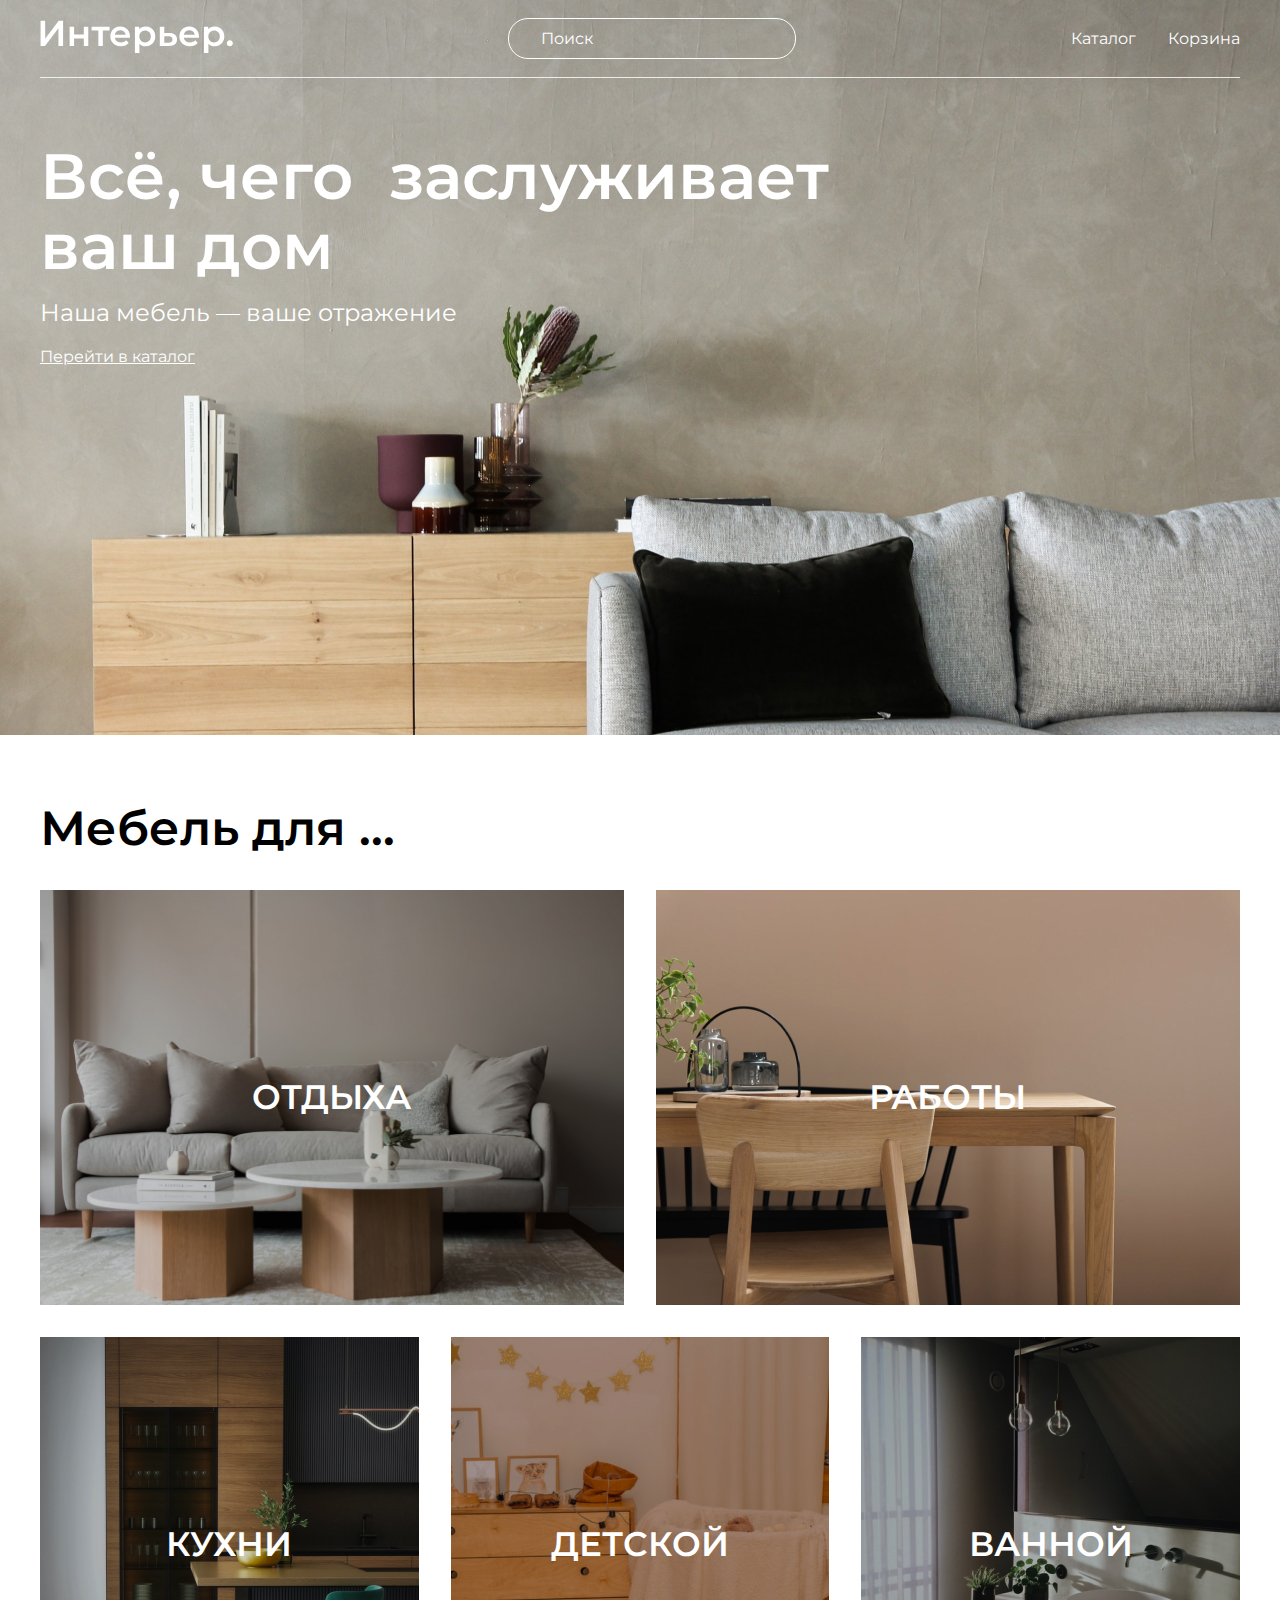
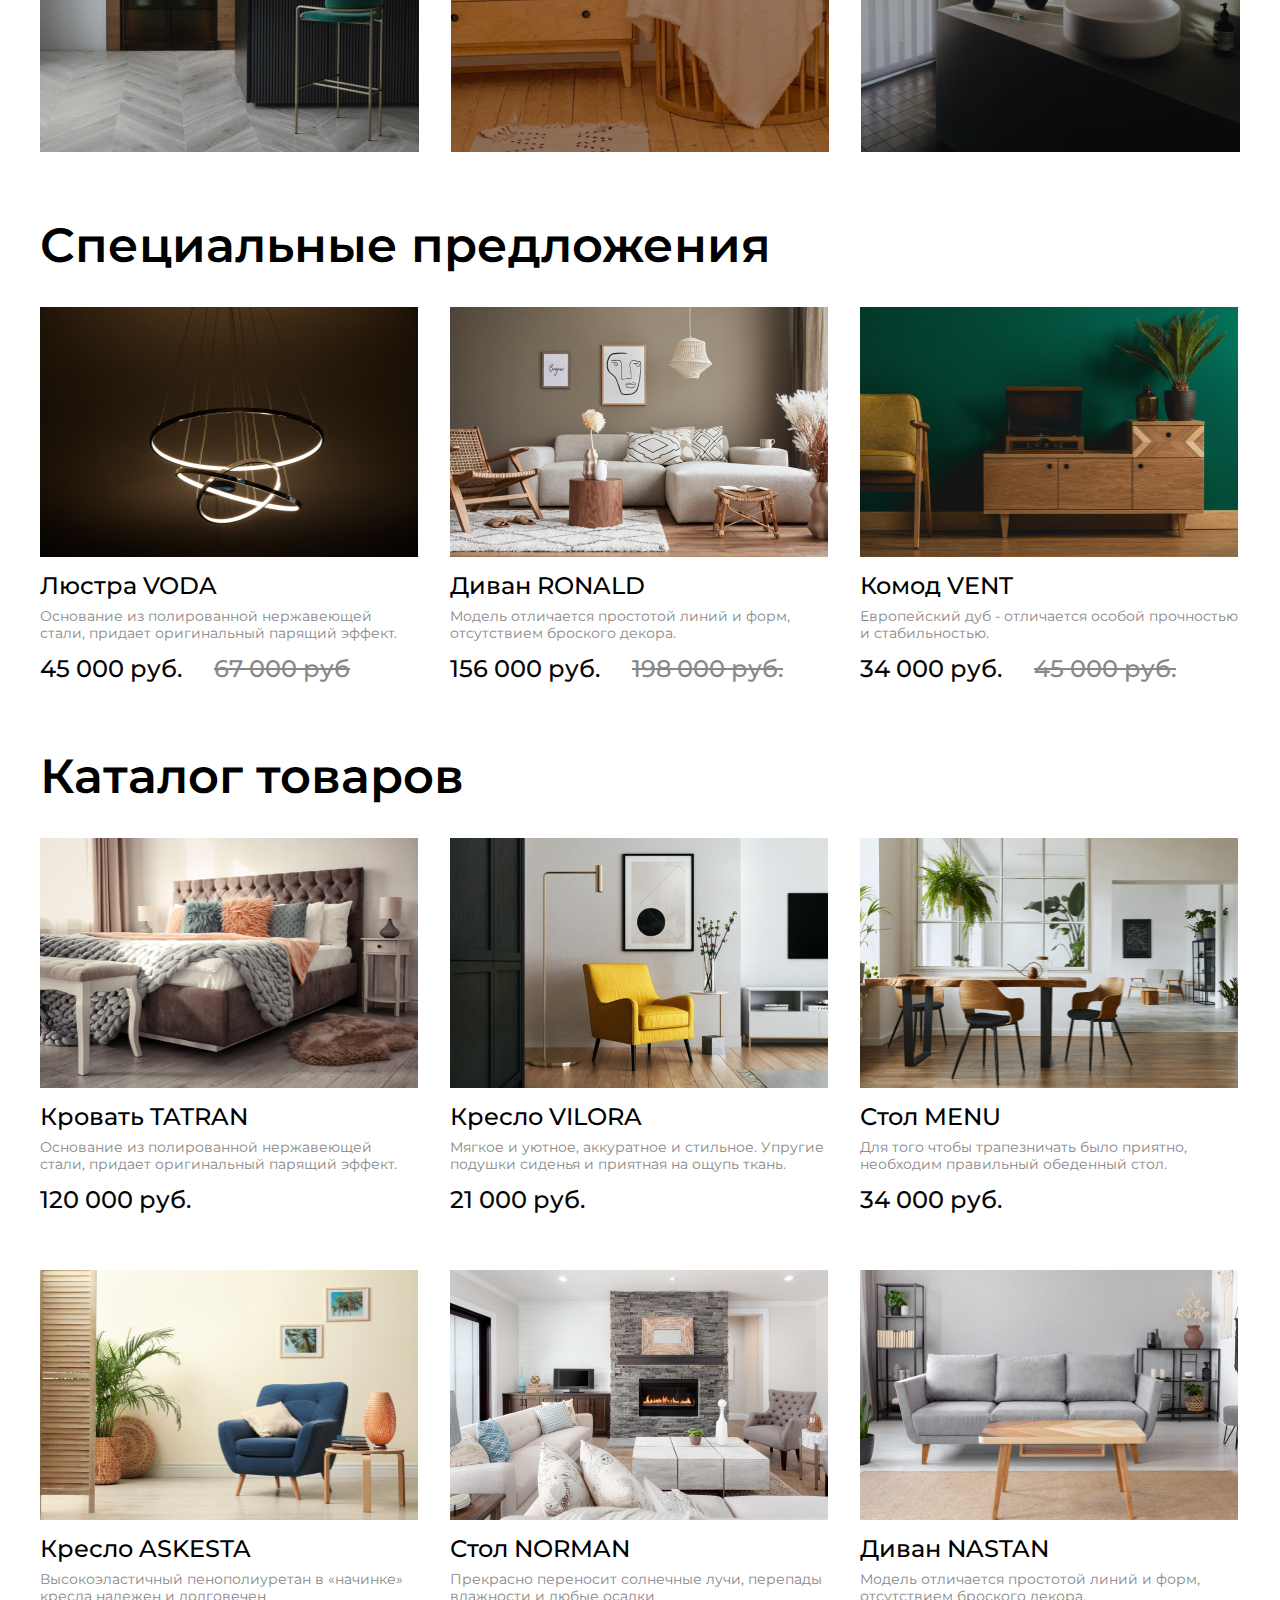
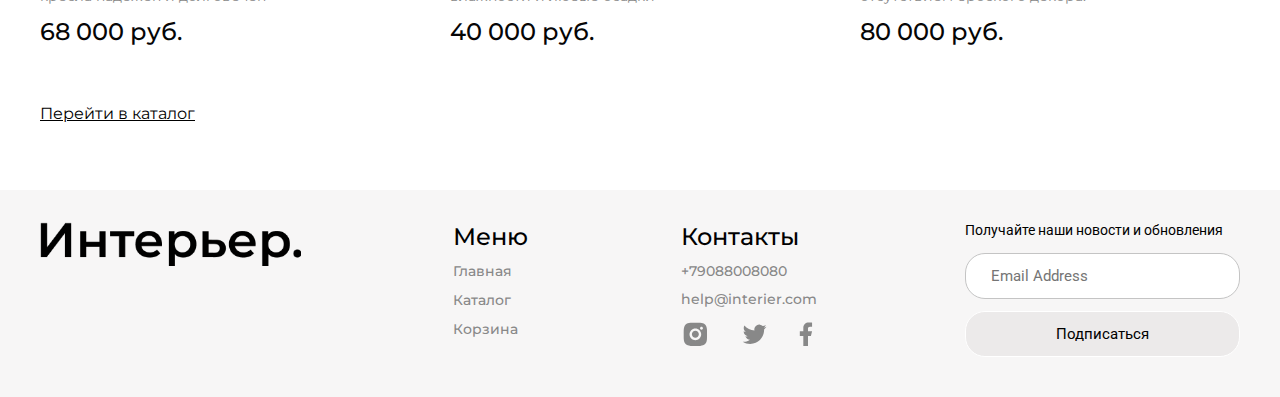
<file: site/index.html>
<!DOCTYPE html>
<html lang="ru">

<head>
    <meta charset="UTF-8">
    <meta http-equiv="X-UA-Compatible" content="IE=edge">
    <meta name="viewport" content="width=device-width, initial-scale=1.0">
    <title>Интерьер.</title>
    <link rel="preconnect" href="https://fonts.googleapis.com">
    <link rel="preconnect" href="https://fonts.gstatic.com" crossorigin>
    <link href="https://fonts.googleapis.com/css2?family=Montserrat:wght@400;500;600&display=swap" rel="stylesheet">
    <link rel="preconnect" href="https://fonts.googleapis.com">
    <link rel="preconnect" href="https://fonts.gstatic.com" crossorigin>
    <link href="https://fonts.googleapis.com/css2?family=Roboto&display=swap" rel="stylesheet">
    <link rel="stylesheet" href="style.css">
    <script src="index.js"></script>
</head>

<body>
    <header class="index_head center">
        <div class="nav_bar">
            <a class="logo_link" href="index.html">
                <picture>
                    <source media="(max-width: 767px)" srcset="img/logo_mobile.svg">
                    <img class="logo" src="img/logo.svg" alt="Лого">
                </picture>
            </a>
            <input class="search_input" type="search" placeholder="Поиск">
            <nav class="menu">
                <a class="header_nav" href="catalog.html">Каталог</a>
                <a class="header_nav" href="cart.html">Корзина</a>
            </nav>
            <nav class="header_mobo">
                <a href="#" class="header_mobo_nav">
                    <svg width="17" height="16" viewBox="0 0 17 16" fill="none" xmlns="http://www.w3.org/2000/svg">
                        <path
                            d="M2.7515 1.99141C1.59282 3.14838 0.918906 4.70363 0.867092 6.34023C0.815278 7.97682 1.38946 9.57159 2.47264 10.7995C3.55581 12.0275 5.06645 12.7962 6.69672 12.9491C8.29727 13.0991 9.89485 12.6444 11.1757 11.6766L14.5069 15.0085L14.5069 15.0085C14.5897 15.0914 14.6881 15.1571 14.7963 15.2019C14.9046 15.2468 15.0206 15.2698 15.1377 15.2698C15.2549 15.2698 15.3709 15.2468 15.4791 15.2019C15.5873 15.1571 15.6857 15.0914 15.7685 15.0085C15.8514 14.9257 15.9171 14.8274 15.9619 14.7191C16.0068 14.6109 16.0298 14.4949 16.0298 14.3777C16.0298 14.2606 16.0068 14.1446 15.9619 14.0363C15.9171 13.9281 15.8514 13.8298 15.7685 13.7469L15.7685 13.7469L12.4368 10.416C13.4021 9.13496 13.8547 7.53846 13.7038 5.93943C13.5501 4.31054 12.7816 2.80139 11.5547 1.719C10.3277 0.636623 8.73451 0.0623154 7.09916 0.11292C5.46381 0.163525 3.90917 0.835233 2.7515 1.99141ZM2.7515 1.99141L2.82216 2.06217L2.7515 1.99141ZM10.5895 3.25366C11.0271 3.68416 11.3751 4.19703 11.6135 4.76269C11.8518 5.32835 11.9758 5.93561 11.9783 6.54944C11.9808 7.16327 11.8618 7.77152 11.628 8.3391C11.3943 8.90669 11.0505 9.42238 10.6164 9.85642C10.1824 10.2905 9.66668 10.6343 9.09909 10.868C8.53151 11.1018 7.92326 11.2208 7.30943 11.2183C6.6956 11.2158 6.08834 11.0918 5.52268 10.8535C4.95702 10.6151 4.44415 10.2671 4.01365 9.82954C3.15334 8.95509 2.67341 7.77613 2.6784 6.54944C2.6834 5.32275 3.17291 4.14773 4.04032 3.28033C4.90772 2.41292 6.08274 1.92341 7.30943 1.91841C8.53612 1.91342 9.71508 2.39335 10.5895 3.25366Z"
                            fill="white" stroke="white" stroke-width="0.2" />
                    </svg>
                </a>
                <a href="catalog.html" class="header_mobo_nav">
                    <svg width="19" height="19" viewBox="0 0 19 19" fill="none" xmlns="http://www.w3.org/2000/svg">
                        <rect width="5" height="5" fill="white" />
                        <rect y="7" width="5" height="5" fill="white" />
                        <rect y="14" width="5" height="5" fill="white" />
                        <rect x="7" y="7" width="5" height="5" fill="white" />
                        <rect x="7" y="14" width="5" height="5" fill="white" />
                        <rect x="7" width="5" height="5" fill="white" />
                        <rect x="14" y="7" width="5" height="5" fill="white" />
                        <rect x="14" y="14" width="5" height="5" fill="white" />
                        <rect x="14" width="5" height="5" fill="white" />
                    </svg>
                </a>
                <a href="cart.html" class="header_mobo_nav">
                    <svg width="21" height="18" viewBox="0 0 21 18" fill="none" xmlns="http://www.w3.org/2000/svg">
                        <path
                            d="M12.9999 18C13.5608 18 13.6033 17.3985 13.9999 17C14.3965 16.6015 14.9999 16.5636 14.9999 16C14.9999 15.4364 14.3965 14.3985 13.9999 14C13.6033 13.6015 13.5608 14 12.9999 14C12.439 14 11.3965 13.6015 10.9999 14C10.6033 14.3985 10.9999 15.4364 10.9999 16C10.9999 16.5636 10.6033 16.6015 10.9999 17C11.3965 17.3985 12.439 18 12.9999 18ZM4.99989 18C5.56077 18 6.60329 17.3985 6.99989 17C7.39649 16.6015 6.99989 16.5636 6.99989 16C6.99989 15.4364 7.39649 14.3985 6.99989 14C6.60329 13.6015 5.56077 14 4.99989 14C4.43901 14 4.39649 13.6015 3.99989 14C3.60329 14.3985 2.99989 15.4364 2.99989 16C2.99989 16.5636 3.60329 16.6015 3.99989 17C4.39649 17.3985 4.43901 18 4.99989 18ZM18.9999 2.99998C19.2639 2.99142 19.8162 3.19063 19.9999 2.99998C20.1836 2.80933 19.9999 2.26536 19.9999 1.99998C19.9999 1.7346 20.1836 1.19063 19.9999 0.999979C19.8162 0.809327 19.2639 1.00853 18.9999 0.999979H17.9999C17.0461 0.999979 16.2071 2.06498 15.9999 2.99998L13.9999 8.99998C13.7926 9.93498 13.9537 9.99998 12.9999 9.99998H4.99989L2.99989 3.99998H12.9999C13.2614 3.98799 13.8191 4.19015 13.9999 3.99998C14.1807 3.80981 13.9999 3.263 13.9999 2.99998C13.9999 2.73696 14.1807 2.19015 13.9999 1.99998C13.8191 1.80981 13.2614 2.01197 12.9999 1.99998H2.99989C2.69078 1.99989 2.27772 1.86381 1.99989 1.99998C1.72206 2.13614 1.19012 2.75516 0.999891 2.99998C0.809662 3.2448 1.06396 3.69612 0.999891 3.99998C0.935818 4.30384 0.924824 4.69867 0.999891 4.99998L2.99989 11C3.10981 11.4422 2.64236 11.7195 2.99989 12C3.35742 12.2805 4.54628 12.0001 4.99989 12H12.9999C13.9253 12.0001 14.278 11.5818 14.9999 11C15.7218 10.4181 15.7992 9.90776 15.9999 8.99998L17.9999 2.99998H18.9999Z"
                            fill="white" />
                    </svg>
                </a>
            </nav>
        </div>
        <section class="main">
            <h1 class="main_header">Всё, чего<span class="hidden_space">&#160;</span> заслуживает ваш дом</h1>
            <p class="main_text">Наша мебель — ваше отражение</p>
            <a class="main_link" href="catalog.html">Перейти в каталог</a>
        </section>
    </header>

    <section class="group center">
        <h2 class="group_header">Мебель для ...</h2>
        <div class="group_grid">
            <div class="group_grid_item group_grid_item_1 group_grid_item_big">ОТДЫХА</div>
            <div class="group_grid_item group_grid_item_2 group_grid_item_big">РАБОТЫ</div>
            <div class="group_grid_item group_grid_item_3 group_grid_item_small">КУХНИ</div>
            <div class="group_grid_item group_grid_item_4 group_grid_item_small">ДЕТСКОЙ</div>
            <div class="group_grid_item group_grid_item_5 group_grid_item_small">ВАННОЙ</div>
        </div>
    </section>

    <section class="special center">
        <h2 class="special_offer">Специальные предложения</h2>
        <div class="special_items">
            <div class="special_item">
                <img class="item_image" src="img/items/1_VODA.jpg" alt="Изображение продукта">
                <h3 class="item_header">Люстра VODA</h3>
                <p class="special_offer_description">Основание из полированной нержавеющей стали, придает оригинальный парящий эффект.</p>
                <p class="special_offer_price">45 000 руб.<span class="special_offer_price_old">67 000 руб</span></p>
            </div>
            <div class="special_item">
                <img class="item_image" src="img/items/2_ROLAND.jpg" alt="Изображение продукта">
                <h3 class="item_header">Диван RONALD</h3>
                <p class="special_offer_description">Модель отличается простотой линий и форм, отсутствием броского декора.
                </p>
                <p class="special_offer_price">156 000 руб.<span class="special_offer_price_old">198 000 руб.</span></p>
            </div>
            <div class="special_item">
                <img class="item_image" src="img/items/3_VENT.jpg" alt="Изображение продукта">
                <h3 class="item_header">Комод VENT</h3>
                <p class="special_offer_description">Европейский дуб - отличается особой прочностью и стабильностью.</p>
                <p class="special_offer_price">34 000 руб.<span class="special_offer_price_old">45 000 руб.</span></p>
            </div>
        </div>
    </section>

    <section class="catalog center">
        <h2 class="catalog_header">Каталог товаров</h2>
        <div class="catalog_items">
            <div class="special_item">
                <img class="item_image" src="img/items/4_TARAN.jpg" alt="Изображение продукта">
                <h3 class="item_header">Кровать TATRAN</h3>
                <p class="special_offer_description">Основание из полированной нержавеющей стали, придает оригинальный парящий эффект.</p>
                <p class="special_offer_price">120 000 руб.</p>
            </div>
            <div class="special_item">
                <img class="item_image" src="img/items/5_VILORA.jpg" alt="Изображение продукта">
                <h3 class="item_header">Кресло VILORA</h3>
                <p class="special_offer_description">Мягкое и уютное, аккуратное и стильное. Упругие подушки сиденья и приятная на ощупь ткань. </p>
                <p class="special_offer_price">21 000 руб.</p>
            </div>
            <div class="special_item">
                <img class="item_image" src="img/items/6_MENU.jpg" alt="Изображение продукта">
                <h3 class="item_header">Стол MENU</h3>
                <p class="special_offer_description">Для того чтобы трапезничать было приятно, необходим правильный обеденный стол.</p>
                <p class="special_offer_price">34 000 руб.</p>
            </div>
            <div class="special_item">
                <img class="item_image" src="img/items/7_ASKESTA.jpg" alt="Изображение продукта">
                <h3 class="item_header">Кресло ASKESTA</h3>
                <p class="special_offer_description">Высокоэластичный пенополиуретан в «начинке» кресла надежен и долговечен
                </p>
                <p class="special_offer_price">68 000 руб.</p>
            </div>
            <div class="special_item">
                <img class="item_image" src="img/items/8_NORMAN.jpg" alt="Изображение продукта">
                <h3 class="item_header">Стол NORMAN</h3>
                <p class="special_offer_description">Прекрасно переносит солнечные лучи, перепады влажности и любые осадки
                </p>
                <p class="special_offer_price">40 000 руб.</p>
            </div>
            <div class="special_item">
                <img class="item_image" src="img/items/9_NASTAN.jpg" alt="Изображение продукта">
                <h3 class="item_header">Диван NASTAN</h3>
                <p class="special_offer_description">Модель отличается простотой линий и форм, отсутствием броского декора. </p>
                <p class="special_offer_price">80 000 руб.</p>
            </div>
            <a class="catalog_link" href="catalog.html">Перейти в каталог</a>

        </div>
    </section>

    <footer class="center">
        <div class="footer_logo_wrap footer_block">
            <img class="footer_logo" src="img/footer_logo.png">
        </div>
        <div class="footer_block footer_menu">
            <h4 class="footer_header">Меню</h4>
            <a class="footer_nav_link" href="index.html">Главная</a>
            <a class="footer_nav_link" href="catalog.html">Каталог</a>
            <a class="footer_nav_link" href="cart.html">Корзина</a>
        </div>

        <div class="footer_block footer_contacts">
            <h4 class="footer_header">Контакты</h4>
            <a class="footer_nav_link" href="tel:+79088008080">+79088008080</a>
            <a class="footer_nav_link" href="mailto:@interier.com">help@interier.com</a>
            <div class="icons">
                <a href="https://www.instagram.com/" target="_blank"><img src="img/inst.svg" alt="Instagram"></a>
                <a href="https://twitter.com/" target="_blank"><img src="img/twitter.svg" alt="Twitter"></a>
                <a href="https://www.facebook.com/" target="_blank"><img src="img/facebook.svg" alt="Facebook"></a>
            </div>

        </div>

        <div class="footer_block subscribe">
            <form action="#">
                <p class="mailing_text">Получайте наши новости и обновления</p>
                <input class="i_email" type="email" placeholder="Email Address">
                <button class="subscribe_button">Подписаться</button>
            </form>
        </div>
    </footer>
</body>

</html>
</file>
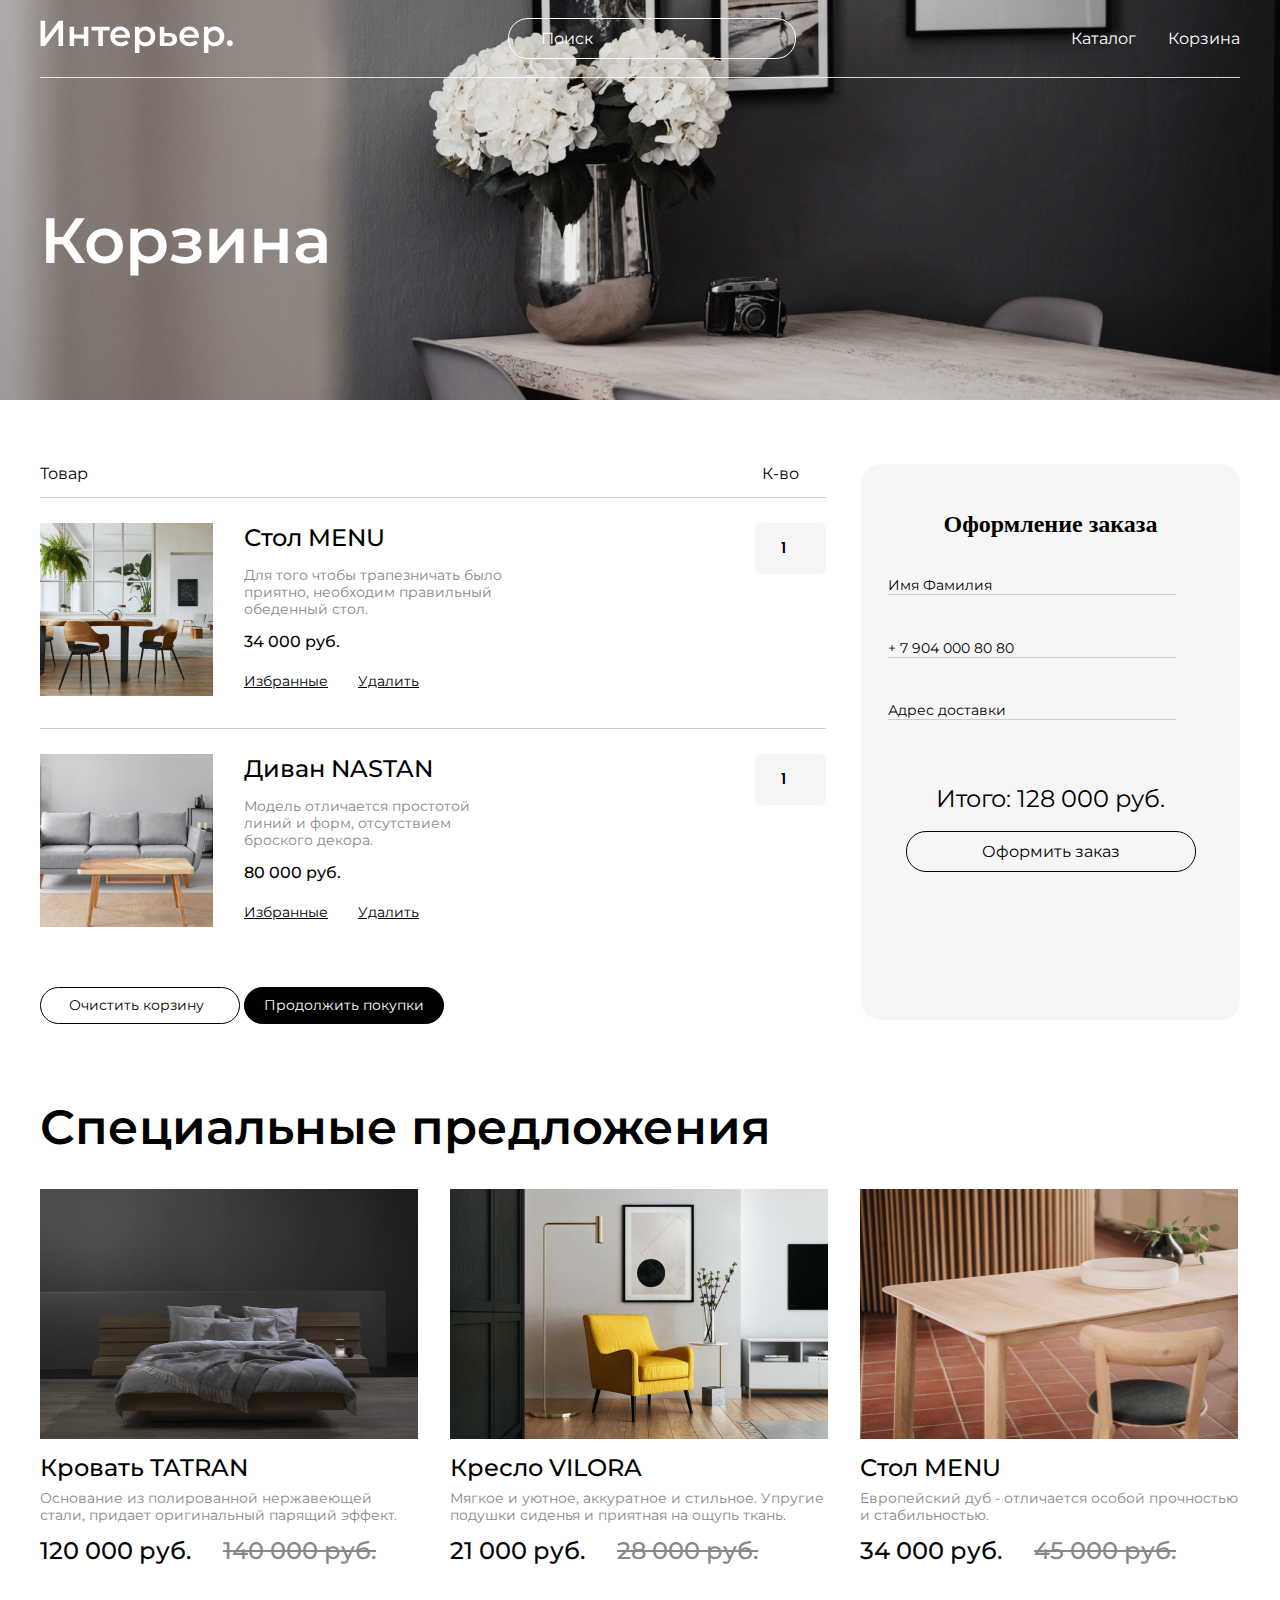
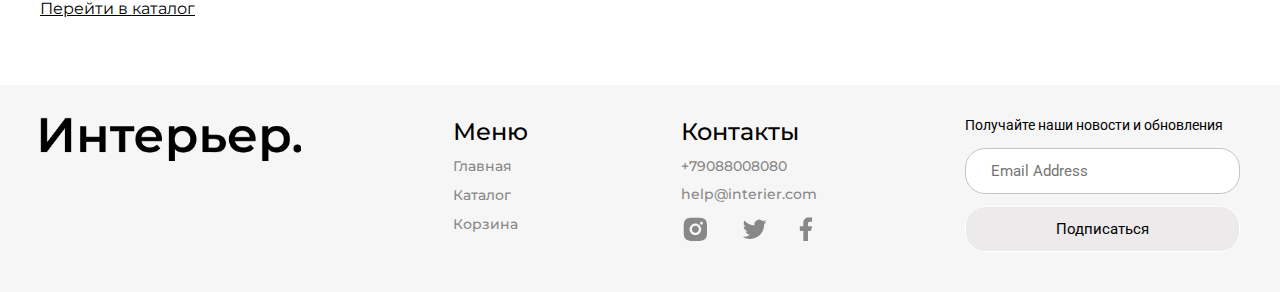
<file: site/cart.html>
<!DOCTYPE html>
<html lang="ru">

<head>
    <meta charset="UTF-8">
    <meta http-equiv="X-UA-Compatible" content="IE=edge">
    <meta name="viewport" content="width=device-width, initial-scale=1.0">
    <title>Интерьер.</title>
    <link rel="preconnect" href="https://fonts.googleapis.com">
    <link rel="preconnect" href="https://fonts.gstatic.com" crossorigin>
    <link href="https://fonts.googleapis.com/css2?family=Montserrat:wght@400;500;600&display=swap" rel="stylesheet">
    <link rel="preconnect" href="https://fonts.googleapis.com">
    <link rel="preconnect" href="https://fonts.gstatic.com" crossorigin>
    <link href="https://fonts.googleapis.com/css2?family=Roboto&display=swap" rel="stylesheet">
    <link rel="preconnect" href="https://fonts.googleapis.com">
    <link rel="preconnect" href="https://fonts.gstatic.com" crossorigin>
    <link href="https://fonts.googleapis.com/css2?family=Poppins:wght@600&display=swap" rel="stylesheet">
    <link rel="stylesheet" href="style.css">
    <script src="index.js"></script>
</head>

<body>
    <header class="cart_head center">
        <div class="nav_bar">
            <a class="logo_link" href="index.html">
                <picture>
                    <source media="(max-width: 767px)" srcset="img/logo_mobile.svg">
                    <img class="logo" src="img/logo.svg" alt="Лого">
                </picture>
            </a>
            <input class="search_input" type="search" placeholder="Поиск">
            <nav class="menu">
                <a class="header_nav" href="catalog.html">Каталог</a>
                <a class="header_nav" href="cart.html">Корзина</a>
            </nav>
            <nav class="header_mobo">
                <a href="" class="header_mobo_nav">
                    <svg width="17" height="16" viewBox="0 0 17 16" fill="none" xmlns="http://www.w3.org/2000/svg">
                        <path
                            d="M2.7515 1.99141C1.59282 3.14838 0.918906 4.70363 0.867092 6.34023C0.815278 7.97682 1.38946 9.57159 2.47264 10.7995C3.55581 12.0275 5.06645 12.7962 6.69672 12.9491C8.29727 13.0991 9.89485 12.6444 11.1757 11.6766L14.5069 15.0085L14.5069 15.0085C14.5897 15.0914 14.6881 15.1571 14.7963 15.2019C14.9046 15.2468 15.0206 15.2698 15.1377 15.2698C15.2549 15.2698 15.3709 15.2468 15.4791 15.2019C15.5873 15.1571 15.6857 15.0914 15.7685 15.0085C15.8514 14.9257 15.9171 14.8274 15.9619 14.7191C16.0068 14.6109 16.0298 14.4949 16.0298 14.3777C16.0298 14.2606 16.0068 14.1446 15.9619 14.0363C15.9171 13.9281 15.8514 13.8298 15.7685 13.7469L15.7685 13.7469L12.4368 10.416C13.4021 9.13496 13.8547 7.53846 13.7038 5.93943C13.5501 4.31054 12.7816 2.80139 11.5547 1.719C10.3277 0.636623 8.73451 0.0623154 7.09916 0.11292C5.46381 0.163525 3.90917 0.835233 2.7515 1.99141ZM2.7515 1.99141L2.82216 2.06217L2.7515 1.99141ZM10.5895 3.25366C11.0271 3.68416 11.3751 4.19703 11.6135 4.76269C11.8518 5.32835 11.9758 5.93561 11.9783 6.54944C11.9808 7.16327 11.8618 7.77152 11.628 8.3391C11.3943 8.90669 11.0505 9.42238 10.6164 9.85642C10.1824 10.2905 9.66668 10.6343 9.09909 10.868C8.53151 11.1018 7.92326 11.2208 7.30943 11.2183C6.6956 11.2158 6.08834 11.0918 5.52268 10.8535C4.95702 10.6151 4.44415 10.2671 4.01365 9.82954C3.15334 8.95509 2.67341 7.77613 2.6784 6.54944C2.6834 5.32275 3.17291 4.14773 4.04032 3.28033C4.90772 2.41292 6.08274 1.92341 7.30943 1.91841C8.53612 1.91342 9.71508 2.39335 10.5895 3.25366Z"
                            fill="white" stroke="white" stroke-width="0.2" />
                    </svg>
                </a>
                <a href="catalog.html" class="header_mobo_nav">
                    <svg width="19" height="19" viewBox="0 0 19 19" fill="none" xmlns="http://www.w3.org/2000/svg">
                        <rect width="5" height="5" fill="white" />
                        <rect y="7" width="5" height="5" fill="white" />
                        <rect y="14" width="5" height="5" fill="white" />
                        <rect x="7" y="7" width="5" height="5" fill="white" />
                        <rect x="7" y="14" width="5" height="5" fill="white" />
                        <rect x="7" width="5" height="5" fill="white" />
                        <rect x="14" y="7" width="5" height="5" fill="white" />
                        <rect x="14" y="14" width="5" height="5" fill="white" />
                        <rect x="14" width="5" height="5" fill="white" />
                    </svg>
                </a>
                <a href="cart.html" class="header_mobo_nav">
                    <svg width="21" height="18" viewBox="0 0 21 18" fill="none" xmlns="http://www.w3.org/2000/svg">
                        <path
                            d="M12.9999 18C13.5608 18 13.6033 17.3985 13.9999 17C14.3965 16.6015 14.9999 16.5636 14.9999 16C14.9999 15.4364 14.3965 14.3985 13.9999 14C13.6033 13.6015 13.5608 14 12.9999 14C12.439 14 11.3965 13.6015 10.9999 14C10.6033 14.3985 10.9999 15.4364 10.9999 16C10.9999 16.5636 10.6033 16.6015 10.9999 17C11.3965 17.3985 12.439 18 12.9999 18ZM4.99989 18C5.56077 18 6.60329 17.3985 6.99989 17C7.39649 16.6015 6.99989 16.5636 6.99989 16C6.99989 15.4364 7.39649 14.3985 6.99989 14C6.60329 13.6015 5.56077 14 4.99989 14C4.43901 14 4.39649 13.6015 3.99989 14C3.60329 14.3985 2.99989 15.4364 2.99989 16C2.99989 16.5636 3.60329 16.6015 3.99989 17C4.39649 17.3985 4.43901 18 4.99989 18ZM18.9999 2.99998C19.2639 2.99142 19.8162 3.19063 19.9999 2.99998C20.1836 2.80933 19.9999 2.26536 19.9999 1.99998C19.9999 1.7346 20.1836 1.19063 19.9999 0.999979C19.8162 0.809327 19.2639 1.00853 18.9999 0.999979H17.9999C17.0461 0.999979 16.2071 2.06498 15.9999 2.99998L13.9999 8.99998C13.7926 9.93498 13.9537 9.99998 12.9999 9.99998H4.99989L2.99989 3.99998H12.9999C13.2614 3.98799 13.8191 4.19015 13.9999 3.99998C14.1807 3.80981 13.9999 3.263 13.9999 2.99998C13.9999 2.73696 14.1807 2.19015 13.9999 1.99998C13.8191 1.80981 13.2614 2.01197 12.9999 1.99998H2.99989C2.69078 1.99989 2.27772 1.86381 1.99989 1.99998C1.72206 2.13614 1.19012 2.75516 0.999891 2.99998C0.809662 3.2448 1.06396 3.69612 0.999891 3.99998C0.935818 4.30384 0.924824 4.69867 0.999891 4.99998L2.99989 11C3.10981 11.4422 2.64236 11.7195 2.99989 12C3.35742 12.2805 4.54628 12.0001 4.99989 12H12.9999C13.9253 12.0001 14.278 11.5818 14.9999 11C15.7218 10.4181 15.7992 9.90776 15.9999 8.99998L17.9999 2.99998H18.9999Z"
                            fill="white" />
                    </svg>
                </a>
            </nav>
        </div>
        <section>
            <h2 class="cart_head_text">Корзина</h2>
        </section>
    </header>

    <section>
        <div class="cart center">
            <div class="cart_items">
                <div class="cart_header">
                    <span class="cart_header_text">Товар</span>
                    <span class="cart_header_text">К-во</span>
                </div>
                <div class="cart_item">
                    <div class="cart_wrapper">
                        <img class="cart_img" src="img/items/6_MENU.jpg" alt="Товар">
                        <div class="cart_item_description">
                            <h3 class="cart_item_name">Стол MENU</h3>
                            <p class="cart_item_text">Для того чтобы трапезничать было приятно, необходим правильный обеденный стол.
                            </p>
                            <p class="cart_item_price">34 000 руб.</p>
                            <div class="cart_interactive">
                                <a href="#" class="cart_actions">Избранные</a>
                                <a href="#" class="cart_actions">Удалить</a>
                            </div>
                        </div>
                    </div>
                    <input type="number" class="cart_item_amount" placeholder="1">
                </div>

                <div class="cart_item">
                    <div class="cart_wrapper">
                        <img class="cart_img" src="img/items/9_NASTAN.jpg" alt="Товар">
                        <div class="cart_item_description">
                            <h3 class="cart_item_name">Диван NASTAN</h3>
                            <p class="cart_item_text">Модель отличается простотой линий и форм, отсутствием броского декора.
                            </p>
                            <p class="cart_item_price">80 000 руб.</p>
                            <div class="cart_interactive">
                                <a href="#" class="cart_actions">Избранные</a>
                                <a href="#" class="cart_actions">Удалить</a>
                            </div>
                        </div>
                    </div>
                    <input type="number" class="cart_item_amount" placeholder="1">
                </div>
                <button class="clear" type="button">Очистить корзину</button>
                <button class="continue" type="button">Продолжить покупки</button>
            </div>
            <div class="ordering">
                <h3 class="ordering_header">Оформление заказа</h3>
                <form class="ordering_req_wrap">
                    <input type="text" class="ordering_requisites" placeholder="Имя Фамилия">
                    <input type="text" class="ordering_requisites" placeholder="+ 7 904 000 80 80">
                    <input type="text" class="ordering_requisites" placeholder="Адрес доставки">
                </form>
                <p class="total">Итого: 128 000 руб.</p>
                <div class="order_but_wrap">
                    <button class="order_button" type="submit">Оформить заказ</button>
                </div>
            </div>
        </div>
    </section>
    <section class="special center">
        <h2 class="special_offer">Специальные предложения</h2>
        <div class="special_items">
            <div class="special_item">
                <img class="item_image" src="img/items/4_TARAN_CATALOG.jpg" alt="Изображение продукта">
                <h3 class="item_header">Кровать TATRAN</h3>
                <p class="special_offer_description">Основание из полированной нержавеющей стали, придает оригинальный парящий эффект.</p>
                <p class="special_offer_price">120 000 руб.<span class="special_offer_price_old">140 000 руб.</span></p>
            </div>
            <div class="special_item">
                <img class="item_image" src="img/items/5_VILORA.jpg" alt="Изображение продукта">
                <h3 class="item_header">Кресло VILORA</h3>
                <p class="special_offer_description">Мягкое и уютное, аккуратное и стильное. Упругие подушки сиденья и приятная на ощупь ткань.
                </p>
                <p class="special_offer_price">21 000 руб.<span class="special_offer_price_old">28 000 руб.</span></p>
            </div>
            <div class="special_item">
                <img class="item_image" src="img/items/6_MENU_CATALOG.jpg" alt="Изображение продукта">
                <h3 class="item_header">Стол MENU</h3>
                <p class="special_offer_description">Европейский дуб - отличается особой прочностью и стабильностью.</p>
                <p class="special_offer_price">34 000 руб.<span class="special_offer_price_old">45 000 руб.</span></p>
            </div>
            <a class="catalog_link" href="catalog.html">Перейти в каталог</a>
        </div>
    </section>
    <footer class="center">
        <div class="footer_logo_wrap footer_block">
            <img class="footer_logo" src="img/footer_logo.png">
        </div>
        <div class="footer_block footer_menu">
            <h4 class="footer_header">Меню</h4>
            <a class="footer_nav_link" href="index.html">Главная</a>
            <a class="footer_nav_link" href="catalog.html">Каталог</a>
            <a class="footer_nav_link" href="#">Корзина</a>
        </div>

        <div class="footer_block footer_contacts">
            <h4 class="footer_header">Контакты</h4>
            <a class="footer_nav_link" href="tel:+79088008080">+79088008080</a>
            <a class="footer_nav_link" href="mailto:@interier.com">help@interier.com</a>
            <div class="icons">
                <a href="https://www.instagram.com/" target="_blank"><img src="img/inst.svg" alt="Instagram"></a>
                <a href="https://twitter.com/" target="_blank"><img src="img/twitter.svg" alt="Twitter"></a>
                <a href="https://www.facebook.com/" target="_blank"><img src="img/facebook.svg" alt="Facebook"></a>
            </div>

        </div>

        <div class="footer_block subscribe">
            <form action="#">
                <p class="mailing_text">Получайте наши новости и обновления</p>
                <input class="i_email" type="email" placeholder="Email Address">
                <button class="subscribe_button">Подписаться</button>
            </form>
        </div>
    </footer>
</body>

</html>
</file>
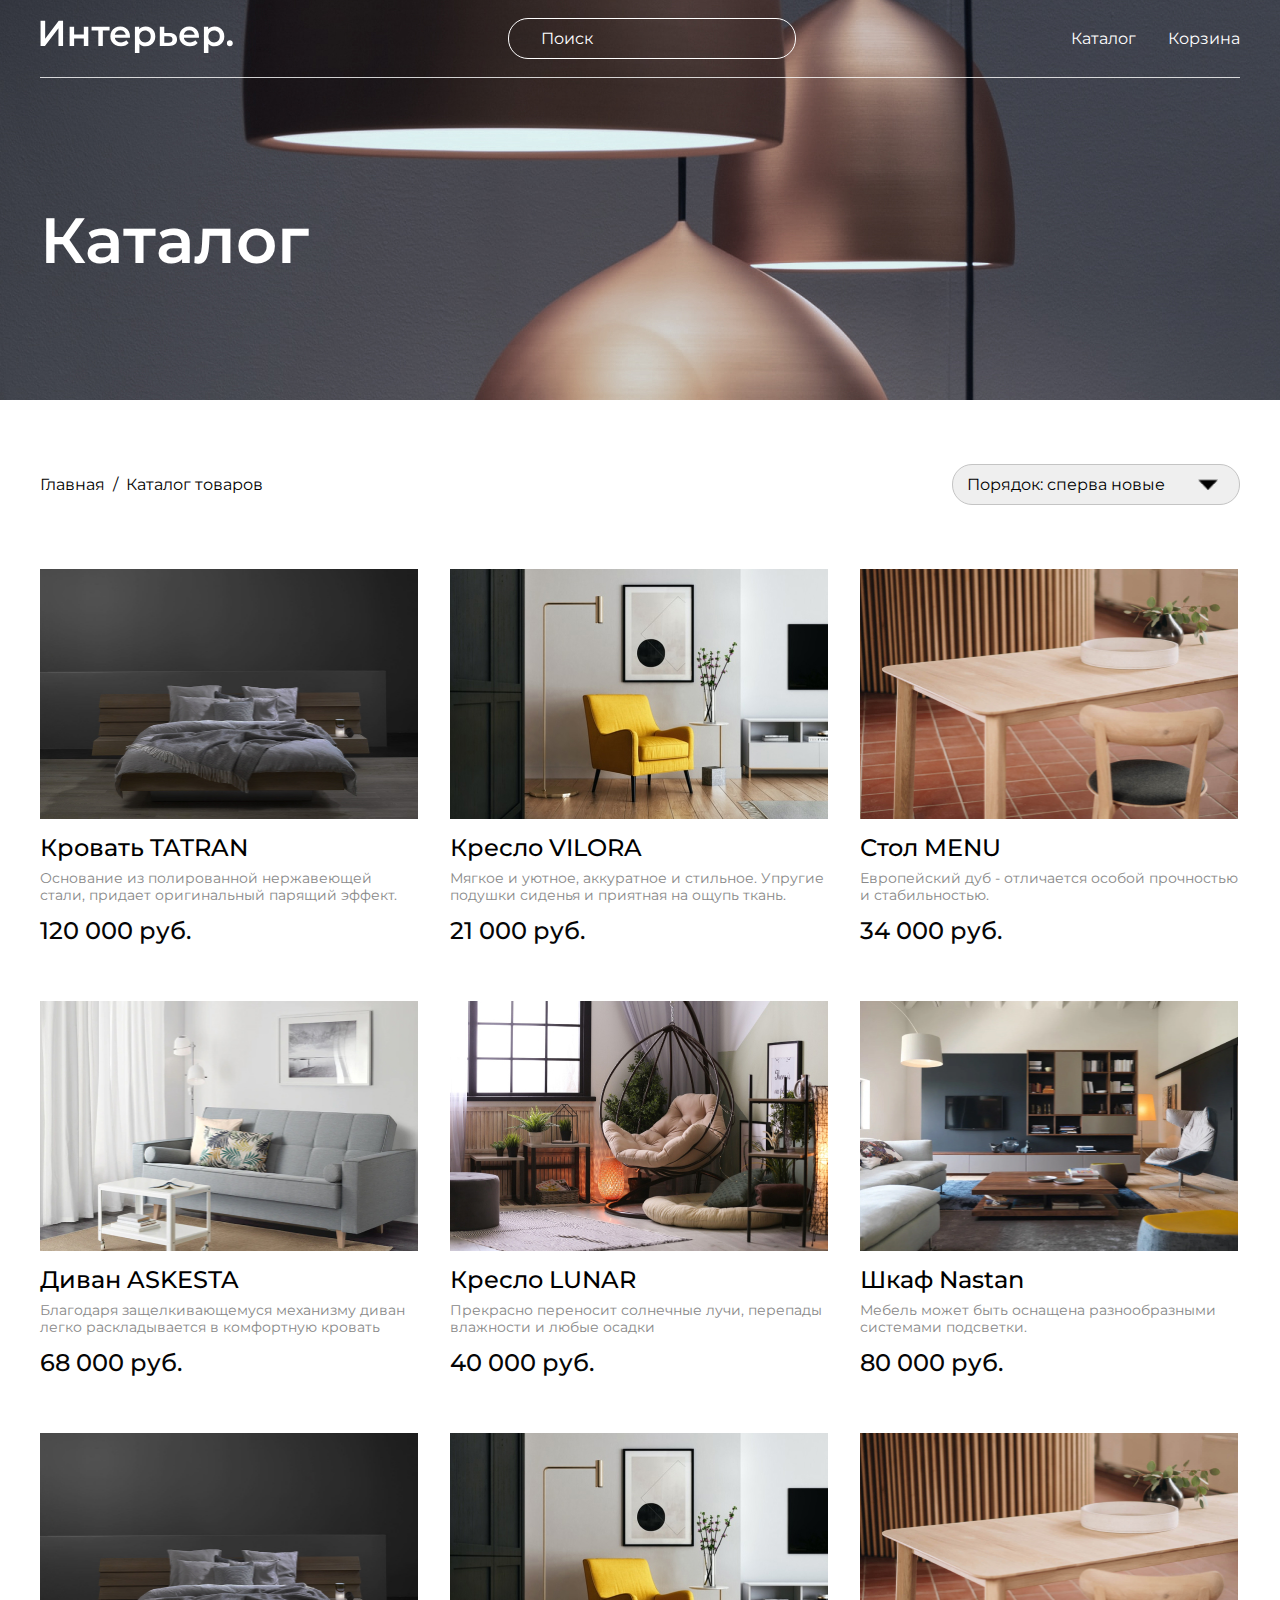
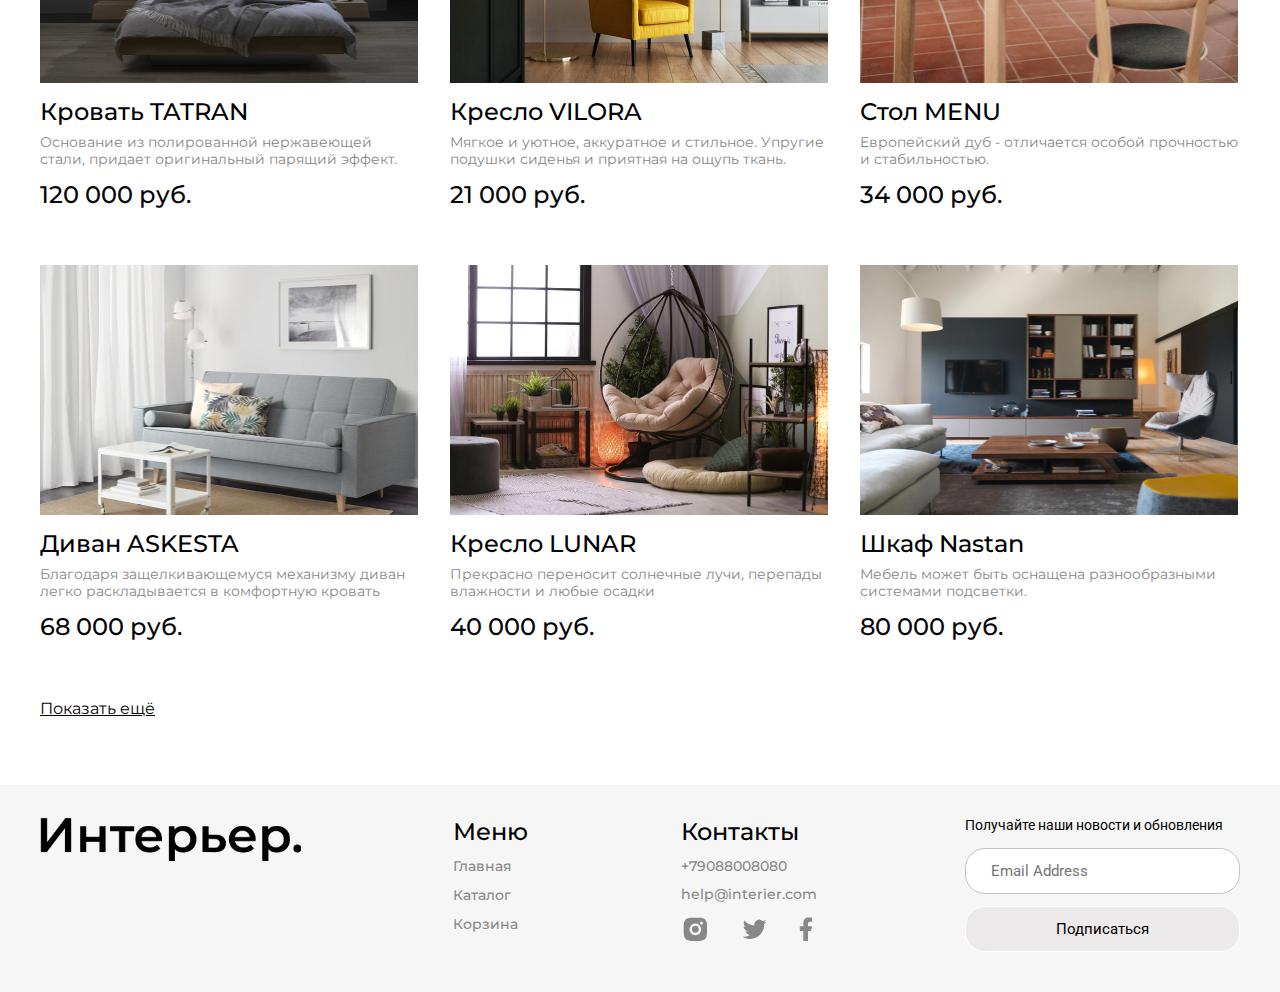
<file: site/catalog.html>
<!DOCTYPE html>
<html lang="en">

<head>
    <meta charset="UTF-8">
    <meta http-equiv="X-UA-Compatible" content="IE=edge">
    <meta name="viewport" content="width=device-width, initial-scale=1.0">
    <title>Каталог</title>
    <link rel="preconnect" href="https://fonts.googleapis.com">
    <link rel="preconnect" href="https://fonts.gstatic.com" crossorigin>
    <link href="https://fonts.googleapis.com/css2?family=Montserrat:wght@400;500;600&display=swap" rel="stylesheet">
    <link rel="preconnect" href="https://fonts.googleapis.com">
    <link rel="preconnect" href="https://fonts.gstatic.com" crossorigin>
    <link href="https://fonts.googleapis.com/css2?family=Roboto&display=swap" rel="stylesheet">
    <link rel="stylesheet" href="style.css">
    <script src="index.js"></script>
</head>

<body>
    <header class="catalog_head center">
        <div class="nav_bar">
            <a class="logo_link" href="index.html">
                <picture>
                    <source media="(max-width: 767px)" srcset="img/logo_mobile.svg">
                    <img class="logo" src="img/logo.svg" alt="Лого">
                </picture>
            </a>
            <input class="search_input" type="search" placeholder="Поиск">
            <nav class="menu">
                <a class="header_nav" href="catalog.html">Каталог</a>
                <a class="header_nav" href="cart.html">Корзина</a>
            </nav>
            <nav class="header_mobo">
                <a href="" class="header_mobo_nav">
                    <svg width="17" height="16" viewBox="0 0 17 16" fill="none" xmlns="http://www.w3.org/2000/svg">
                        <path
                            d="M2.7515 1.99141C1.59282 3.14838 0.918906 4.70363 0.867092 6.34023C0.815278 7.97682 1.38946 9.57159 2.47264 10.7995C3.55581 12.0275 5.06645 12.7962 6.69672 12.9491C8.29727 13.0991 9.89485 12.6444 11.1757 11.6766L14.5069 15.0085L14.5069 15.0085C14.5897 15.0914 14.6881 15.1571 14.7963 15.2019C14.9046 15.2468 15.0206 15.2698 15.1377 15.2698C15.2549 15.2698 15.3709 15.2468 15.4791 15.2019C15.5873 15.1571 15.6857 15.0914 15.7685 15.0085C15.8514 14.9257 15.9171 14.8274 15.9619 14.7191C16.0068 14.6109 16.0298 14.4949 16.0298 14.3777C16.0298 14.2606 16.0068 14.1446 15.9619 14.0363C15.9171 13.9281 15.8514 13.8298 15.7685 13.7469L15.7685 13.7469L12.4368 10.416C13.4021 9.13496 13.8547 7.53846 13.7038 5.93943C13.5501 4.31054 12.7816 2.80139 11.5547 1.719C10.3277 0.636623 8.73451 0.0623154 7.09916 0.11292C5.46381 0.163525 3.90917 0.835233 2.7515 1.99141ZM2.7515 1.99141L2.82216 2.06217L2.7515 1.99141ZM10.5895 3.25366C11.0271 3.68416 11.3751 4.19703 11.6135 4.76269C11.8518 5.32835 11.9758 5.93561 11.9783 6.54944C11.9808 7.16327 11.8618 7.77152 11.628 8.3391C11.3943 8.90669 11.0505 9.42238 10.6164 9.85642C10.1824 10.2905 9.66668 10.6343 9.09909 10.868C8.53151 11.1018 7.92326 11.2208 7.30943 11.2183C6.6956 11.2158 6.08834 11.0918 5.52268 10.8535C4.95702 10.6151 4.44415 10.2671 4.01365 9.82954C3.15334 8.95509 2.67341 7.77613 2.6784 6.54944C2.6834 5.32275 3.17291 4.14773 4.04032 3.28033C4.90772 2.41292 6.08274 1.92341 7.30943 1.91841C8.53612 1.91342 9.71508 2.39335 10.5895 3.25366Z"
                            fill="white" stroke="white" stroke-width="0.2" />
                    </svg>
                </a>
                <a href="catalog.html" class="header_mobo_nav">
                    <svg width="19" height="19" viewBox="0 0 19 19" fill="none" xmlns="http://www.w3.org/2000/svg">
                        <rect width="5" height="5" fill="white" />
                        <rect y="7" width="5" height="5" fill="white" />
                        <rect y="14" width="5" height="5" fill="white" />
                        <rect x="7" y="7" width="5" height="5" fill="white" />
                        <rect x="7" y="14" width="5" height="5" fill="white" />
                        <rect x="7" width="5" height="5" fill="white" />
                        <rect x="14" y="7" width="5" height="5" fill="white" />
                        <rect x="14" y="14" width="5" height="5" fill="white" />
                        <rect x="14" width="5" height="5" fill="white" />
                    </svg>
                </a>
                <a href="cart.html" class="header_mobo_nav">
                    <svg width="21" height="18" viewBox="0 0 21 18" fill="none" xmlns="http://www.w3.org/2000/svg">
                        <path
                            d="M12.9999 18C13.5608 18 13.6033 17.3985 13.9999 17C14.3965 16.6015 14.9999 16.5636 14.9999 16C14.9999 15.4364 14.3965 14.3985 13.9999 14C13.6033 13.6015 13.5608 14 12.9999 14C12.439 14 11.3965 13.6015 10.9999 14C10.6033 14.3985 10.9999 15.4364 10.9999 16C10.9999 16.5636 10.6033 16.6015 10.9999 17C11.3965 17.3985 12.439 18 12.9999 18ZM4.99989 18C5.56077 18 6.60329 17.3985 6.99989 17C7.39649 16.6015 6.99989 16.5636 6.99989 16C6.99989 15.4364 7.39649 14.3985 6.99989 14C6.60329 13.6015 5.56077 14 4.99989 14C4.43901 14 4.39649 13.6015 3.99989 14C3.60329 14.3985 2.99989 15.4364 2.99989 16C2.99989 16.5636 3.60329 16.6015 3.99989 17C4.39649 17.3985 4.43901 18 4.99989 18ZM18.9999 2.99998C19.2639 2.99142 19.8162 3.19063 19.9999 2.99998C20.1836 2.80933 19.9999 2.26536 19.9999 1.99998C19.9999 1.7346 20.1836 1.19063 19.9999 0.999979C19.8162 0.809327 19.2639 1.00853 18.9999 0.999979H17.9999C17.0461 0.999979 16.2071 2.06498 15.9999 2.99998L13.9999 8.99998C13.7926 9.93498 13.9537 9.99998 12.9999 9.99998H4.99989L2.99989 3.99998H12.9999C13.2614 3.98799 13.8191 4.19015 13.9999 3.99998C14.1807 3.80981 13.9999 3.263 13.9999 2.99998C13.9999 2.73696 14.1807 2.19015 13.9999 1.99998C13.8191 1.80981 13.2614 2.01197 12.9999 1.99998H2.99989C2.69078 1.99989 2.27772 1.86381 1.99989 1.99998C1.72206 2.13614 1.19012 2.75516 0.999891 2.99998C0.809662 3.2448 1.06396 3.69612 0.999891 3.99998C0.935818 4.30384 0.924824 4.69867 0.999891 4.99998L2.99989 11C3.10981 11.4422 2.64236 11.7195 2.99989 12C3.35742 12.2805 4.54628 12.0001 4.99989 12H12.9999C13.9253 12.0001 14.278 11.5818 14.9999 11C15.7218 10.4181 15.7992 9.90776 15.9999 8.99998L17.9999 2.99998H18.9999Z"
                            fill="white" />
                    </svg>
                </a>
            </nav>
        </div>
        <h2 class="catalog_head_text">Каталог</h2>
    </header>

    <section class="navigation center">
        <div class="path">
            <a href="index.html" class="path_link">Главная</a>&#160;&#160;/&#160;&#160;<a href="catalog.html" class="path_link">Каталог товаров</a></div>
        <select class="order">
            <option class="order_option" value="new">Порядок: сперва новые</option>
            <option class="order_option" value="old">Порядок: сперва старые</option>
            <option class="order_option" value="exp">Порядок: сперва дорогие</option>
            <option class="order_option" value="chp">Порядок: сперва дешевые</option>
        </select>
    </section>

    <section class="catalog center">
        <div class="catalog_items">
            <div class="special_item">
                <img class="item_image" src="img/items/4_TARAN_CATALOG.jpg" alt="Изображение продукта">
                <h3 class="item_header">Кровать TATRAN</h3>
                <p class="special_offer_description">Основание из полированной нержавеющей стали, придает оригинальный парящий эффект.</p>
                <p class="special_offer_price">120 000 руб.</p>
            </div>
            <div class="special_item">
                <img class="item_image" src="img/items/5_VILORA.jpg" alt="Изображение продукта">
                <h3 class="item_header">Кресло VILORA</h3>
                <p class="special_offer_description">Мягкое и уютное, аккуратное и стильное. Упругие подушки сиденья и приятная на ощупь ткань. </p>
                <p class="special_offer_price">21 000 руб.</p>
            </div>
            <div class="special_item">
                <img class="item_image" src="img/items/6_MENU_CATALOG.jpg" alt="Изображение продукта">
                <h3 class="item_header">Стол MENU</h3>
                <p class="special_offer_description">Европейский дуб - отличается особой прочностью и стабильностью.</p>
                <p class="special_offer_price">34 000 руб.</p>
            </div>
            <div class="special_item">
                <img class="item_image" src="img/items/17_ASKETA.jpg" alt="Изображение продукта">
                <h3 class="item_header">Диван ASKESTA</h3>
                <p class="special_offer_description">Благодаря защелкивающемуся механизму диван легко раскладывается в комфортную кровать</p>
                <p class="special_offer_price">68 000 руб.</p>
            </div>
            <div class="special_item">
                <img class="item_image" src="img/items/15_LUNAR.jpg" alt="Изображение продукта">
                <h3 class="item_header">Кресло LUNAR</h3>
                <p class="special_offer_description">Прекрасно переносит солнечные лучи, перепады влажности и любые осадки</p>
                <p class="special_offer_price">40 000 руб.</p>
            </div>
            <div class="special_item">
                <img class="item_image" src="img/items/16_NASTAN.jpg" alt="Изображение продукта">
                <h3 class="item_header">Шкаф Nastan</h3>
                <p class="special_offer_description">Мебель может быть оснащена разнообразными системами подсветки.</p>
                <p class="special_offer_price">80 000 руб.</p>
            </div>
            <div class="special_item">
                <img class="item_image" src="img/items/4_TARAN_CATALOG.jpg" alt="Изображение продукта">
                <h3 class="item_header">Кровать TATRAN</h3>
                <p class="special_offer_description">Основание из полированной нержавеющей стали, придает оригинальный парящий эффект.</p>
                <p class="special_offer_price">120 000 руб.</p>
            </div>
            <div class="special_item">
                <img class="item_image" src="img/items/5_VILORA.jpg" alt="Изображение продукта">
                <h3 class="item_header">Кресло VILORA</h3>
                <p class="special_offer_description">Мягкое и уютное, аккуратное и стильное. Упругие подушки сиденья и приятная на ощупь ткань. </p>
                <p class="special_offer_price">21 000 руб.</p>
            </div>
            <div class="special_item">
                <img class="item_image" src="img/items/6_MENU_CATALOG.jpg" alt="Изображение продукта">
                <h3 class="item_header">Стол MENU</h3>
                <p class="special_offer_description">Европейский дуб - отличается особой прочностью и стабильностью.</p>
                <p class="special_offer_price">34 000 руб.</p>
            </div>
            <div class="special_item">
                <img class="item_image" src="img/items/17_ASKETA.jpg" alt="Изображение продукта">
                <h3 class="item_header">Диван ASKESTA</h3>
                <p class="special_offer_description">Благодаря защелкивающемуся механизму диван легко раскладывается в комфортную кровать</p>
                <p class="special_offer_price">68 000 руб.</p>
            </div>
            <div class="special_item">
                <img class="item_image" src="img/items/15_LUNAR.jpg" alt="Изображение продукта">
                <h3 class="item_header">Кресло LUNAR</h3>
                <p class="special_offer_description">Прекрасно переносит солнечные лучи, перепады влажности и любые осадки</p>
                <p class="special_offer_price">40 000 руб.</p>
            </div>
            <div class="special_item">
                <img class="item_image" src="img/items/16_NASTAN.jpg" alt="Изображение продукта">
                <h3 class="item_header">Шкаф Nastan</h3>
                <p class="special_offer_description">Мебель может быть оснащена разнообразными системами подсветки.</p>
                <p class="special_offer_price">80 000 руб.</p>
            </div>
            <a class="catalog_link" href="#">Показать ещё</a>

        </div>
    </section>
    <footer class="center">
        <div class="footer_logo_wrap footer_block">
            <img class="footer_logo" src="img/footer_logo.png">
        </div>
        <div class="footer_block footer_menu">
            <h4 class="footer_header">Меню</h4>
            <a class="footer_nav_link" href="index.html">Главная</a>
            <a class="footer_nav_link" href="catalog.html">Каталог</a>
            <a class="footer_nav_link" href="cart.html">Корзина</a>
        </div>

        <div class="footer_block footer_contacts">
            <h4 class="footer_header">Контакты</h4>
            <a class="footer_nav_link" href="tel:+79088008080">+79088008080</a>
            <a class="footer_nav_link" href="mailto:@interier.com">help@interier.com</a>
            <div class="icons">
                <a href="https://www.instagram.com/" target="_blank"><img src="img/inst.svg" alt="Instagram"></a>
                <a href="https://twitter.com/" target="_blank"><img src="img/twitter.svg" alt="Twitter"></a>
                <a href="https://www.facebook.com/" target="_blank"><img src="img/facebook.svg" alt="Facebook"></a>
            </div>

        </div>

        <div class="footer_block subscribe">
            <form action="#">
                <p class="mailing_text">Получайте наши новости и обновления</p>
                <input class="i_email" type="email" placeholder="Email Address">
                <button class="subscribe_button">Подписаться</button>
            </form>
        </div>
    </footer>
</body>

</html>
</file>
<file: site/style.css>
/* ----------------------------------------------
 * Generated by Animista on 2021-10-22 1:28:31
 * Licensed under FreeBSD License.
 * See http://animista.net/license for more info. 
 * w: http://animista.net, t: @cssanimista
 * ---------------------------------------------- */
/**
 * ----------------------------------------
 * animation heartbeat
 * ----------------------------------------
 */
@-webkit-keyframes heartbeat {
  from {
    -webkit-transform: scale(1);
    transform: scale(1);
    -webkit-transform-origin: center center;
    transform-origin: center center;
    -webkit-animation-timing-function: ease-out;
    animation-timing-function: ease-out;
  }
  10% {
    -webkit-transform: scale(0.91);
    transform: scale(0.91);
    -webkit-animation-timing-function: ease-in;
    animation-timing-function: ease-in;
  }
  17% {
    -webkit-transform: scale(0.98);
    transform: scale(0.98);
    -webkit-animation-timing-function: ease-out;
    animation-timing-function: ease-out;
  }
  33% {
    -webkit-transform: scale(0.87);
    transform: scale(0.87);
    -webkit-animation-timing-function: ease-in;
    animation-timing-function: ease-in;
  }
  45% {
    -webkit-transform: scale(1);
    transform: scale(1);
    -webkit-animation-timing-function: ease-out;
    animation-timing-function: ease-out;
  }
}

@keyframes heartbeat {
  from {
    -webkit-transform: scale(1);
    transform: scale(1);
    -webkit-transform-origin: center center;
    transform-origin: center center;
    -webkit-animation-timing-function: ease-out;
    animation-timing-function: ease-out;
  }
  10% {
    -webkit-transform: scale(0.91);
    transform: scale(0.91);
    -webkit-animation-timing-function: ease-in;
    animation-timing-function: ease-in;
  }
  17% {
    -webkit-transform: scale(0.98);
    transform: scale(0.98);
    -webkit-animation-timing-function: ease-out;
    animation-timing-function: ease-out;
  }
  33% {
    -webkit-transform: scale(0.87);
    transform: scale(0.87);
    -webkit-animation-timing-function: ease-in;
    animation-timing-function: ease-in;
  }
  45% {
    -webkit-transform: scale(1);
    transform: scale(1);
    -webkit-animation-timing-function: ease-out;
    animation-timing-function: ease-out;
  }
}

* {
  margin: 0;
  padding: 0;
}

img {
  max-width: 100%;
}

.center {
  padding-left: calc(50% - 600px);
  padding-right: calc(50% - 600px);
}

body {
  font-family: "Montserrat", "sans-serif";
}

.nav_bar {
  display: -webkit-box;
  display: -ms-flexbox;
  display: flex;
  -webkit-box-orient: horizontal;
  -webkit-box-direction: normal;
  -ms-flex-direction: row;
  flex-direction: row;
  -webkit-box-pack: justify;
  -ms-flex-pack: justify;
  justify-content: space-between;
  -webkit-box-align: center;
  -ms-flex-align: center;
  align-items: center;
  height: 77px;
  border-bottom: 0.5px solid rgba(255, 255, 255, 0.8);
}

.index_head {
  height: 735px;
  background-image: url(img/header_background.jpg);
  background-repeat: no-repeat;
  background-position: center bottom;
  background-size: cover;
  margin-bottom: 64px;
}

.catalog_head {
  height: 400px;
  background-image: url(img/catalog_header_bg.jpg);
  background-repeat: no-repeat;
  background-position: center bottom;
  background-size: cover;
}

.catalog_head_text {
  height: 70px;
  font-style: normal;
  font-weight: 600;
  font-size: 64px;
  line-height: 70px;
  color: #ffffff;
  margin-bottom: 126px;
  margin-top: 127px;
}

.navigation {
  margin-top: 64px;
  display: -webkit-box;
  display: -ms-flexbox;
  display: flex;
  -webkit-box-pack: justify;
  -ms-flex-pack: justify;
  justify-content: space-between;
  -webkit-box-align: center;
  -ms-flex-align: center;
  align-items: center;
  margin-bottom: 64px;
}

.header_mobo {
  display: none;
}

.path {
  font-style: normal;
  font-weight: normal;
  font-size: 16px;
  line-height: 32px;
  color: #000000;
}

.path_link {
  text-decoration: none;
  color: #000000;
}

.order {
  border: 1px solid #c4c4c4;
  -webkit-box-sizing: border-box;
  box-sizing: border-box;
  border-radius: 20px;
  height: 41px;
  width: 288px;
  -webkit-appearance: none;
  -moz-appearance: none;
  appearance: none;
  background-image: url(img/order_arrow.png);
  background-repeat: no-repeat;
  background-position-x: 92%;
  background-position-y: center;
  background-size: 20px 11px;
  padding-left: 14px;
  font-family: Montserrat;
  font-style: normal;
  font-weight: 400;
  font-size: 16px;
  line-height: 20px;
  color: #000000;
}

.order_option {
  font-family: Montserrat;
  font-style: normal;
  font-weight: 400;
  font-size: 16px;
  line-height: 20px;
  color: #000000;
}

a {
  -webkit-transition: all 0.25s;
  transition: all 0.25s;
}

a:hover {
  -webkit-transform: scale(1.05);
          transform: scale(1.05);
}

.catalog_link {
  -webkit-transition: all 0.5s;
  transition: all 0.5s;
}

.catalog_link:hover {
  -webkit-transform: scale(1);
          transform: scale(1);
  padding-left: 10px;
}

.path_link {
  -webkit-transition: all 0.5s;
  transition: all 0.5s;
}

.path_link:hover {
  text-decoration: underline;
}

.logo_link {
  text-decoration: none;
}

.logo {
  font-style: normal;
  font-weight: 600;
  font-size: 36px;
  line-height: 44px;
  color: #ffffff;
}

.search_input {
  width: 288px;
  height: 41px;
  background-color: transparent;
  border: 1px solid #ffffff;
  -webkit-box-sizing: border-box;
  box-sizing: border-box;
  border-radius: 20px;
  font-family: Montserrat, sans-serif;
  font-style: normal;
  font-weight: normal;
  font-size: 16px;
  line-height: 20px;
  padding-left: 32px;
}

.search_input::-webkit-input-placeholder {
  color: #ffffff;
}

.search_input:-ms-input-placeholder {
  color: #ffffff;
}

.search_input::-ms-input-placeholder {
  color: #ffffff;
}

.search_input::placeholder {
  color: #ffffff;
}

.menu {
  display: -webkit-box;
  display: -ms-flexbox;
  display: flex;
  gap: 32px;
}

.header_nav {
  font-style: normal;
  font-weight: normal;
  text-decoration: none;
  font-size: 16px;
  line-height: 20px;
  color: #ffffff;
}

.main_header {
  height: 140px;
  font-style: normal;
  font-weight: 600;
  font-size: 64px;
  line-height: 70px;
  margin-top: 63px;
  margin-bottom: 16px;
  color: #ffffff;
  width: 792px;
}

.main_text {
  font-size: 24px;
  line-height: 32px;
  margin-bottom: 16px;
  height: 32px;
  font-style: normal;
  font-weight: normal;
  color: #ffffff;
}

.main_link {
  font-size: 16px;
  line-height: 24px;
  font-style: normal;
  font-weight: normal;
  -webkit-text-decoration-line: underline;
  text-decoration-line: underline;
  color: #ffffff;
  -webkit-transition: all 0.5s;
  transition: all 0.5s;
}

.main_link:hover {
  padding-left: 5px;
}

.group {
  margin-bottom: 64px;
}

.group_grid {
  display: -ms-grid;
  display: grid;
  -ms-grid-columns: 1fr [12];
  grid-template-columns: repeat(12, 1fr);
  gap: 32px;
}

.group_header {
  font-style: normal;
  font-weight: 600;
  font-size: 48px;
  line-height: 59px;
  color: #000000;
  margin-bottom: 32px;
}

.group_grid_item {
  grid-column: span 4;
  background-size: cover;
  background-repeat: no-repeat;
  background-position: center;
  height: 415px;
  font-style: normal;
  font-weight: 600;
  font-size: 34px;
  line-height: 41px;
  text-align: center;
  color: #ffffff;
  display: -webkit-box;
  display: -ms-flexbox;
  display: flex;
  -webkit-box-pack: center;
  -ms-flex-pack: center;
  justify-content: center;
  -webkit-box-align: center;
  -ms-flex-align: center;
  align-items: center;
}

.group_grid_item_big {
  grid-column: span 6;
}

.group_grid_item_1 {
  background-image: url(img/items/10_RELAX.jpg);
}

.group_grid_item_2 {
  background-image: url(img/items/11_WORK.jpg);
}

.group_grid_item_3 {
  background-image: url(img/items/12_KITCHEN.jpg);
}

.group_grid_item_4 {
  background-image: url(img/items/13_CHILD_ROOM.jpg);
}

.group_grid_item_5 {
  background-image: url(img/items/14_BATH.jpg);
}

.special {
  margin-bottom: 64px;
}

.special_offer {
  font-weight: 600;
  font-size: 48px;
  line-height: 59px;
  color: #000000;
  margin-bottom: 32px;
  font-style: normal;
}

.special_items {
  display: -webkit-box;
  display: -ms-flexbox;
  display: flex;
  gap: 32px;
  -ms-flex-wrap: wrap;
  flex-wrap: wrap;
}

.special_item {
  width: 378px;
}

.item_image {
  height: 250px;
  margin-bottom: 10px;
}

.item_header {
  font-weight: 500;
  font-size: 24px;
  line-height: 29px;
  color: #000000;
  margin-bottom: 8px;
}

.special_offer_description {
  font-size: 14px;
  line-height: 17px;
  color: #888888;
  margin-bottom: 12px;
  font-style: normal;
  font-weight: normal;
}

.special_offer_price {
  font-weight: 500;
  font-size: 24px;
  line-height: 29px;
  color: #050505;
}

.special_offer_price_old {
  font-weight: 500;
  font-size: 24px;
  line-height: 29px;
  -webkit-text-decoration-line: line-through;
  text-decoration-line: line-through;
  color: #888888;
  margin-left: 32px;
}

.catalog {
  margin-bottom: 64px;
}

.catalog_header {
  font-weight: 600;
  font-size: 48px;
  line-height: 59px;
  color: #000000;
  margin-bottom: 32px;
  font-style: normal;
}

.catalog_items {
  display: -webkit-box;
  display: -ms-flexbox;
  display: flex;
  -webkit-column-gap: 32px;
  column-gap: 32px;
  row-gap: 56px;
  -ms-flex-wrap: wrap;
  flex-wrap: wrap;
}

.catalog_link {
  font-style: normal;
  font-weight: normal;
  font-size: 16px;
  line-height: 24px;
  -webkit-text-decoration-line: underline;
  text-decoration-line: underline;
  color: #000000;
  width: 100%;
}

.cart_head {
  height: 400px;
  background-image: url(img/1.jpg);
  background-repeat: no-repeat;
  background-position: center bottom;
  background-size: cover;
  margin-bottom: 64px;
}

.cart_head_text {
  font-style: normal;
  font-weight: 600;
  font-size: 64px;
  line-height: 70px;
  color: #ffffff;
  padding-top: 127px;
  padding-bottom: 127px;
}

.cart {
  display: -webkit-box;
  display: -ms-flexbox;
  display: flex;
  -ms-flex-wrap: wrap;
  flex-wrap: wrap;
  -webkit-box-pack: justify;
  -ms-flex-pack: justify;
  justify-content: space-between;
  -webkit-column-gap: 33px;
  column-gap: 33px;
}

.cart_items {
  min-width: 786px;
}

.cart_item {
  display: -webkit-box;
  display: -ms-flexbox;
  display: flex;
  -webkit-box-pack: justify;
  -ms-flex-pack: justify;
  justify-content: space-between;
  padding-top: 25px;
  border-top: 0.5px solid #cacdd8;
  margin-bottom: 32px;
}

.cart_wrapper {
  display: -webkit-box;
  display: -ms-flexbox;
  display: flex;
  -webkit-box-pack: justify;
  -ms-flex-pack: justify;
  justify-content: space-between;
}

.cart_item_description {
  display: -webkit-box;
  display: -ms-flexbox;
  display: flex;
  -ms-flex-wrap: wrap;
  flex-wrap: wrap;
  -webkit-box-pack: justify;
  -ms-flex-pack: justify;
  justify-content: space-between;
  -ms-flex-line-pack: justify;
  align-content: space-between;
  max-width: 276px;
}

.cart_item_name {
  font-style: normal;
  font-weight: 500;
  font-size: 24px;
  line-height: 29px;
  color: #000000;
}

.cart_item_text {
  font-style: normal;
  font-weight: normal;
  font-size: 14px;
  line-height: 17px;
  color: #888888;
}

.cart_item_price {
  font-style: normal;
  font-weight: 500;
  font-size: 16px;
  line-height: 20px;
  color: #050505;
  width: 100%;
}

.cart_interactive {
  display: -webkit-box;
  display: -ms-flexbox;
  display: flex;
  -webkit-box-pack: justify;
  -ms-flex-pack: justify;
  justify-content: space-between;
  -webkit-column-gap: 30px;
  column-gap: 30px;
}

.cart_actions {
  font-style: normal;
  font-weight: normal;
  font-size: 14px;
  line-height: 210%;
  -webkit-text-decoration-line: underline;
  text-decoration-line: underline;
  color: #000000;
}

.cart_item_amount {
  background: #f7f6f6;
  border-radius: 6px;
  border: none;
  font-family: Poppins;
  font-style: normal;
  font-weight: 600;
  font-size: 14px;
  line-height: 210%;
  color: #000000;
  width: 71px;
  height: 51px;
  text-align: center;
}

.cart_item_amount::-webkit-input-placeholder {
  font-style: normal;
  font-weight: 600;
  font-size: 14px;
  line-height: 210%;
  color: #000000;
}

.cart_item_amount:-ms-input-placeholder {
  font-style: normal;
  font-weight: 600;
  font-size: 14px;
  line-height: 210%;
  color: #000000;
}

.cart_item_amount::-ms-input-placeholder {
  font-style: normal;
  font-weight: 600;
  font-size: 14px;
  line-height: 210%;
  color: #000000;
}

.cart_item_amount::placeholder {
  font-style: normal;
  font-weight: 600;
  font-size: 14px;
  line-height: 210%;
  color: #000000;
}

.cart_img {
  width: 173px;
  height: 173px;
  -o-object-fit: cover;
  object-fit: cover;
  padding-right: 31px;
}

.clear {
  font-family: Montserrat;
  font-style: normal;
  font-weight: normal;
  font-size: 14px;
  line-height: 17px;
  color: #020202;
  border: 1px solid #000000;
  -webkit-box-sizing: border-box;
  box-sizing: border-box;
  border-radius: 50px;
  height: 37px;
  width: 200px;
  background-color: inherit;
  padding-right: 7px;
  margin-top: 28px;
  margin-bottom: 74px;
  -webkit-animation: heartbeat 2s ease-in-out infinite both;
          animation: heartbeat 2s ease-in-out infinite both;
}

.continue {
  font-family: Montserrat;
  font-style: normal;
  font-weight: normal;
  font-size: 14px;
  line-height: 17px;
  color: #ffffff;
  border: 1px solid #000000;
  -webkit-box-sizing: border-box;
  box-sizing: border-box;
  border-radius: 50px;
  height: 37px;
  width: 200px;
  background: #000000;
  margin-top: 28px;
  margin-bottom: 74px;
  -webkit-animation: heartbeat 2s ease-in-out infinite both;
          animation: heartbeat 2s ease-in-out infinite both;
}

.cart_header {
  display: -webkit-box;
  display: -ms-flexbox;
  display: flex;
  -webkit-box-pack: justify;
  -ms-flex-pack: justify;
  justify-content: space-between;
  margin-bottom: 14px;
  padding-right: 27px;
}

.ordering {
  min-width: 379px;
  background: #f7f6f6;
  border-radius: 20px;
  height: 556px;
  margin-bottom: 64px;
}

.ordering_header {
  font-family: Poppins;
  font-style: normal;
  font-weight: 600;
  font-size: 24px;
  line-height: 36px;
  color: #000000;
  margin-top: 42px;
  text-align: center;
  margin-bottom: 35px;
}

.ordering_req_wrap {
  display: -webkit-box;
  display: -ms-flexbox;
  display: flex;
  -webkit-box-pack: justify;
  -ms-flex-pack: justify;
  justify-content: space-between;
  -ms-flex-wrap: wrap;
  flex-wrap: wrap;
  -webkit-box-orient: vertical;
  -webkit-box-direction: normal;
  -ms-flex-direction: column;
  flex-direction: column;
  margin-left: 27px;
  margin-right: 64px;
  height: 143px;
}

.ordering_requisites {
  border: none;
  border-bottom: 1px solid #cacdd8;
  font-family: Montserrat;
  font-style: normal;
  font-weight: normal;
  font-size: 14px;
  line-height: 17px;
  color: #000000;
  background-color: inherit;
}

.ordering_requisites::-webkit-input-placeholder {
  font-family: Montserrat;
  font-style: normal;
  font-weight: normal;
  font-size: 14px;
  line-height: 17px;
  color: #000000;
}

.ordering_requisites:-ms-input-placeholder {
  font-family: Montserrat;
  font-style: normal;
  font-weight: normal;
  font-size: 14px;
  line-height: 17px;
  color: #000000;
}

.ordering_requisites::-ms-input-placeholder {
  font-family: Montserrat;
  font-style: normal;
  font-weight: normal;
  font-size: 14px;
  line-height: 17px;
  color: #000000;
}

.ordering_requisites::placeholder {
  font-family: Montserrat;
  font-style: normal;
  font-weight: normal;
  font-size: 14px;
  line-height: 17px;
  color: #000000;
}

.total {
  margin-top: 64px;
  text-align: center;
  margin-bottom: 18px;
  font-style: normal;
  font-weight: normal;
  font-size: 24px;
  line-height: 29px;
  color: #000000;
}

.order_but_wrap {
  display: -webkit-box;
  display: -ms-flexbox;
  display: flex;
  -webkit-box-pack: center;
  -ms-flex-pack: center;
  justify-content: center;
}

.order_button {
  font-family: Montserrat;
  font-style: normal;
  font-weight: normal;
  font-size: 16px;
  line-height: 20px;
  color: #000000;
  border: 1px solid #040404;
  border-radius: 20px;
  width: 290px;
  height: 41px;
  background-color: inherit;
  -webkit-animation: heartbeat 2s ease-in-out infinite both;
          animation: heartbeat 2s ease-in-out infinite both;
}

footer {
  background: #f7f6f6;
  display: -webkit-box;
  display: -ms-flexbox;
  display: flex;
  -webkit-box-pack: justify;
  -ms-flex-pack: justify;
  justify-content: space-between;
  height: 207px;
}

.footer_logo {
  height: 44px;
}

.footer_block {
  display: -webkit-box;
  display: -ms-flexbox;
  display: flex;
  -webkit-box-orient: vertical;
  -webkit-box-direction: normal;
  -ms-flex-direction: column;
  flex-direction: column;
  -webkit-box-pack: justify;
  -ms-flex-pack: justify;
  justify-content: space-between;
  margin-top: 32px;
}

.footer_menu {
  width: 76px;
  height: 116px;
}

.footer_contacts {
  width: 132px;
  height: 131px;
}

.subscribe {
  width: 275px;
  height: 135px;
}

.footer_header {
  font-weight: 500;
  font-size: 24px;
  line-height: 29px;
  color: #000000;
  font-style: normal;
}

.footer_nav_link {
  font-weight: 500;
  font-size: 14px;
  line-height: 17px;
  color: #888888;
  text-decoration: none;
  font-style: normal;
}

.icons {
  display: -webkit-box;
  display: -ms-flexbox;
  display: flex;
  -ms-flex-wrap: nowrap;
  flex-wrap: nowrap;
  -webkit-box-pack: justify;
  -ms-flex-pack: justify;
  justify-content: space-between;
  -webkit-box-align: center;
  -ms-flex-align: center;
  align-items: center;
}

.mailing_text {
  font-size: 14px;
  line-height: 16px;
  color: #000000;
  font-family: "Roboto", "sans-serif";
  font-style: normal;
  font-weight: normal;
  margin-bottom: 15px;
}

.i_email {
  background: #ffffff;
  border: 1px solid #c4c4c4;
  -webkit-box-sizing: border-box;
  box-sizing: border-box;
  border-radius: 20px;
  font-style: normal;
  font-weight: normal;
  font-size: 15px;
  line-height: 18px;
  color: #c4c4c4;
  height: 46px;
  width: 275.36px;
  font-family: "Roboto", "sans-serif";
  padding-left: 25px;
  margin-bottom: 12px;
}

.subscribe_button {
  background: rgba(222, 215, 215, 0.41);
  border: 1px solid #ffffff;
  -webkit-box-sizing: border-box;
  box-sizing: border-box;
  border-radius: 20px;
  width: 275.36px;
  height: 46px;
  font-size: 15px;
  line-height: 18px;
  color: #000000;
  font-family: "Roboto", "sans-serif";
  -webkit-animation: heartbeat 2s ease-in-out infinite both;
          animation: heartbeat 2s ease-in-out infinite both;
}

@media (max-width: 1239px) {
  .center {
    padding-left: calc(50% - 393px);
    padding-right: calc(50% - 393px);
  }
  .group_grid_item {
    height: 268px;
  }
  .footer_logo_wrap {
    display: none;
  }
  .hidden_space {
    display: none;
  }
  .main_header {
    width: 100%;
  }
  .special_items {
    -webkit-column-gap: 29px;
            column-gap: 29px;
  }
  .catalog_items {
    -webkit-column-gap: 29.18px;
    column-gap: 29px;
  }
}

@media (max-width: 767px) {
  .center {
    padding-left: calc(50% - 171.5px);
    padding-right: calc(50% - 171.5px);
  }
  .index_head {
    height: 100vh;
    margin-bottom: 0px;
  }
  .catalog_head {
    height: 100vh;
  }
  .catalog_head_text {
    text-align: center;
    font-weight: 600;
    font-size: 48px;
    line-height: 59px;
    margin: 0;
    height: 100%;
    padding-top: calc(50vh - 177px);
  }
  .cart_items {
    min-width: 0px;
  }
  .cart_wrapper {
    row-gap: 9px;
  }
  .cart_header {
    display: none;
  }
  .cart_img {
    display: none;
  }
  .cart_head {
    height: 100vh;
    margin-bottom: 92px;
  }
  .cart_head_text {
    text-align: center;
    font-weight: 600;
    font-size: 48px;
    line-height: 59px;
    margin: 0;
    height: 100%;
    padding-top: calc(50vh - 177px);
  }
  .cart_item {
    margin-bottom: 0px;
  }
  .cart_item_name {
    font-weight: 500;
    font-size: 18px;
    line-height: 22px;
    margin-bottom: 8px;
  }
  .cart_item_text {
    max-width: 253px;
    font-size: 12px;
    line-height: 15px;
    margin-bottom: 15px;
  }
  .cart_item_price {
    font-weight: 500;
    font-size: 12px;
    line-height: 15px;
    margin-bottom: 15px;
  }
  .cart_actions {
    margin-bottom: 24px;
  }
  .clear,
  .continue {
    width: 166px;
    margin-top: 0px;
    font-size: 12px;
    line-height: 15px;
    margin-bottom: 48px;
  }
  .ordering {
    min-width: 100%;
    margin-bottom: 16px;
  }
  .navigation {
    display: -webkit-box;
    display: -ms-flexbox;
    display: flex;
    -ms-flex-wrap: wrap;
        flex-wrap: wrap;
    margin-top: 32px;
    margin-bottom: 32px;
    row-gap: 16px;
  }
  .path {
    font-size: 14px;
    line-height: 32px;
  }
  .order {
    font-size: 14px;
    line-height: 17px;
  }
  .order_option {
    font-size: 14px;
    line-height: 17px;
  }
  .main {
    text-align: center;
  }
  .main_header {
    font-weight: 600;
    font-size: 48px;
    line-height: 59px;
    text-align: center;
    margin-top: 47px;
    margin-bottom: 16px;
    height: 100%;
    width: 100%;
  }
  .main_text {
    font-style: normal;
    font-weight: normal;
    font-size: 16px;
    line-height: 32px;
    text-align: center;
    margin-bottom: 16px;
  }
  .main_link {
    font-style: normal;
    font-weight: normal;
    font-size: 14px;
    line-height: 24px;
  }
  .hidden_space {
    display: none;
  }
  .group {
    margin-bottom: 0px;
  }
  .group_grid {
    -ms-grid-columns: (1fr)[4];
        grid-template-columns: repeat(4, 1fr);
    row-gap: 16px;
  }
  .group_header {
    font-size: 24px;
    line-height: 29px;
    margin-top: 32px;
    margin-bottom: 32px;
  }
  .group_grid_item {
    font-size: 28px;
    line-height: 34px;
    grid-column: 1 / -1;
  }
  .group_grid_item_big {
    height: 244px;
  }
  .group_grid_item_small {
    height: 375px;
  }
  .menu,
  .search_input {
    display: none;
  }
  .header_mobo {
    display: -webkit-box;
    display: -ms-flexbox;
    display: flex;
    -webkit-box-align: center;
        -ms-flex-align: center;
            align-items: center;
    -webkit-column-gap: 32px;
            column-gap: 32px;
  }
  .nav_bar {
    padding-top: 50px;
    border-bottom: none;
  }
  .special {
    margin-bottom: 0px;
  }
  .special_items {
    row-gap: 32px;
  }
  .special_offer {
    font-size: 24px;
    line-height: 29px;
    margin-top: 32px;
    margin-bottom: 32px;
  }
  .special_offer_description {
    margin-bottom: 9px;
  }
  .special_offer_price {
    font-weight: 500;
    font-size: 18px;
    line-height: 22px;
  }
  .special_offer_price_old {
    font-weight: 500;
    font-size: 18px;
    line-height: 22px;
  }
  .item_image {
    height: 227px;
    margin-bottom: 9px;
  }
  .item_header {
    font-weight: 500;
    font-size: 18px;
    line-height: 22px;
    margin-bottom: 9px;
  }
  .catalog {
    margin-bottom: 0px;
  }
  .catalog_header {
    font-size: 24px;
    line-height: 29px;
    margin-top: 37px;
    margin-bottom: 32px;
  }
  .catalog_items {
    row-gap: 33px;
  }
  .catalog_link {
    margin-bottom: 32px;
  }
  footer {
    -ms-flex-wrap: wrap;
        flex-wrap: wrap;
    height: 100%;
    -webkit-box-pack: center;
        -ms-flex-pack: center;
            justify-content: center;
    -webkit-column-gap: 135px;
            column-gap: 135px;
    padding-bottom: 33px;
  }
}
/*# sourceMappingURL=style.css.map */
</file>
